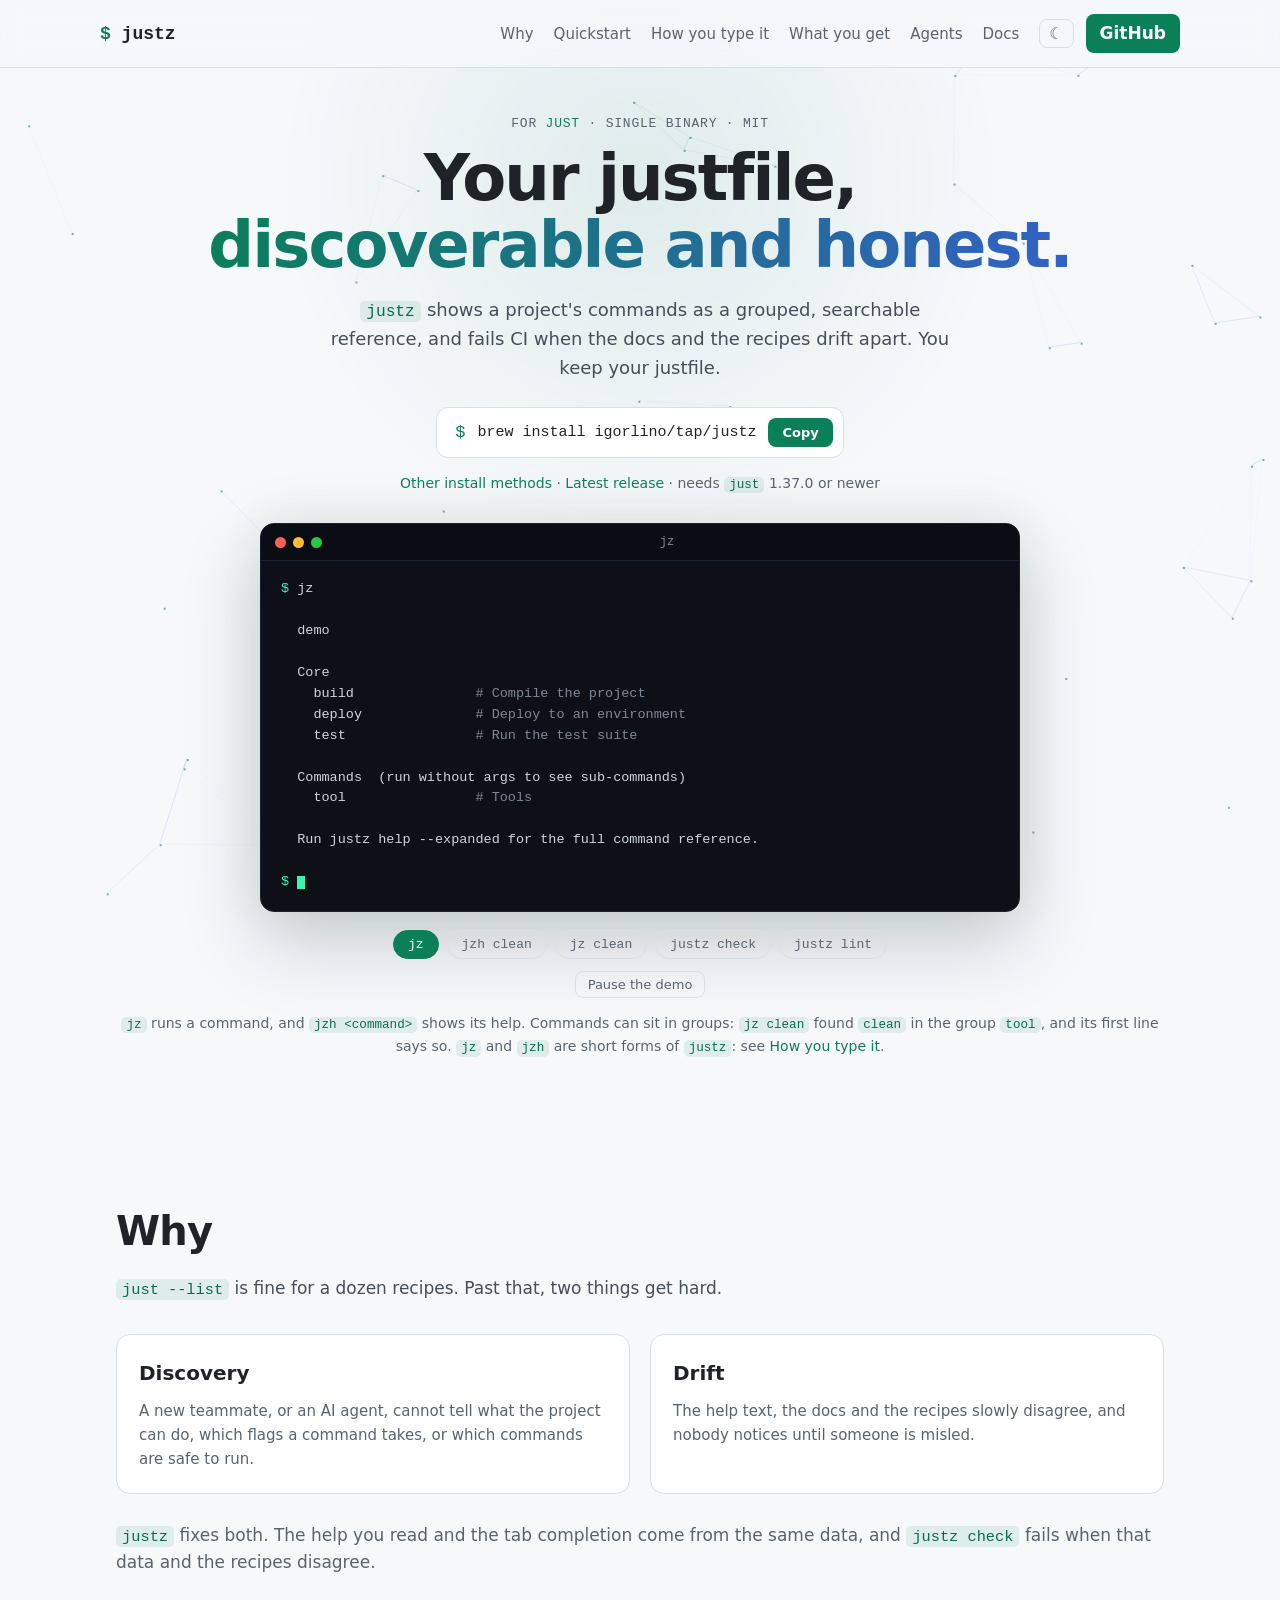
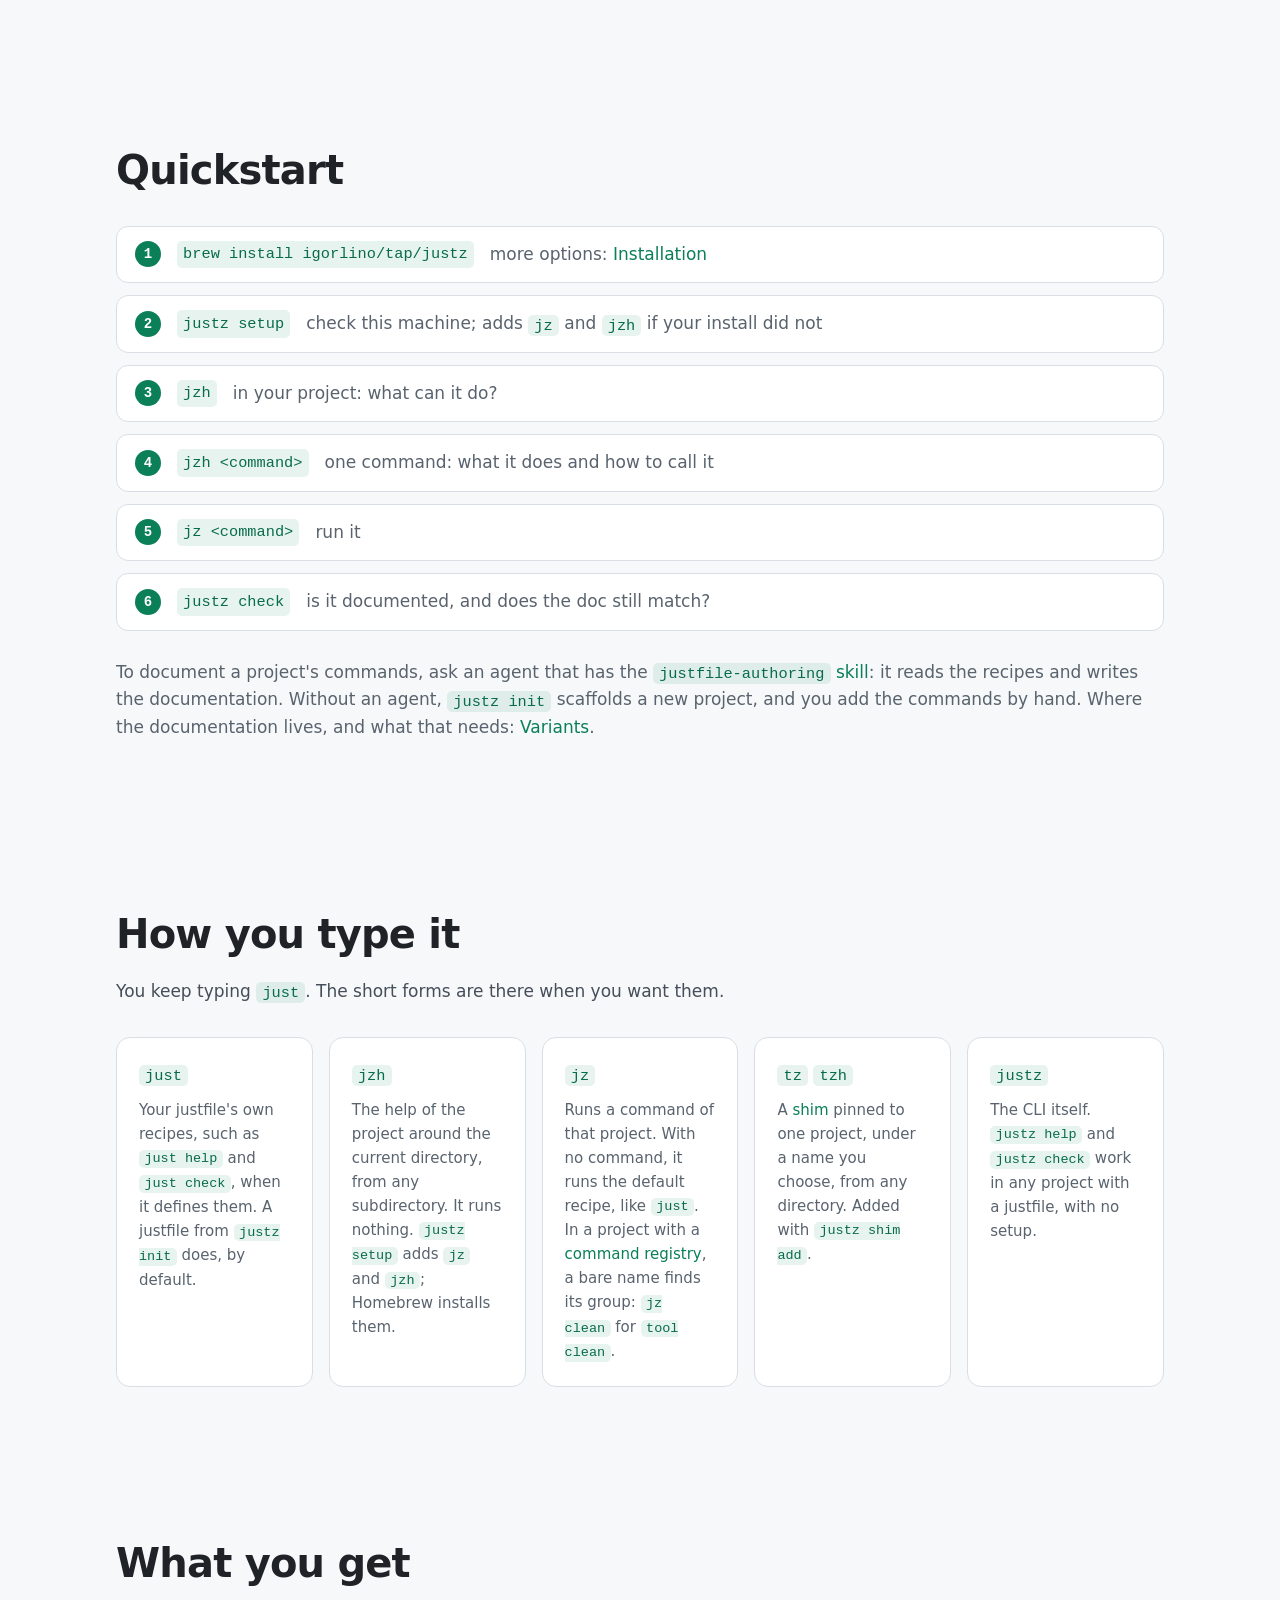
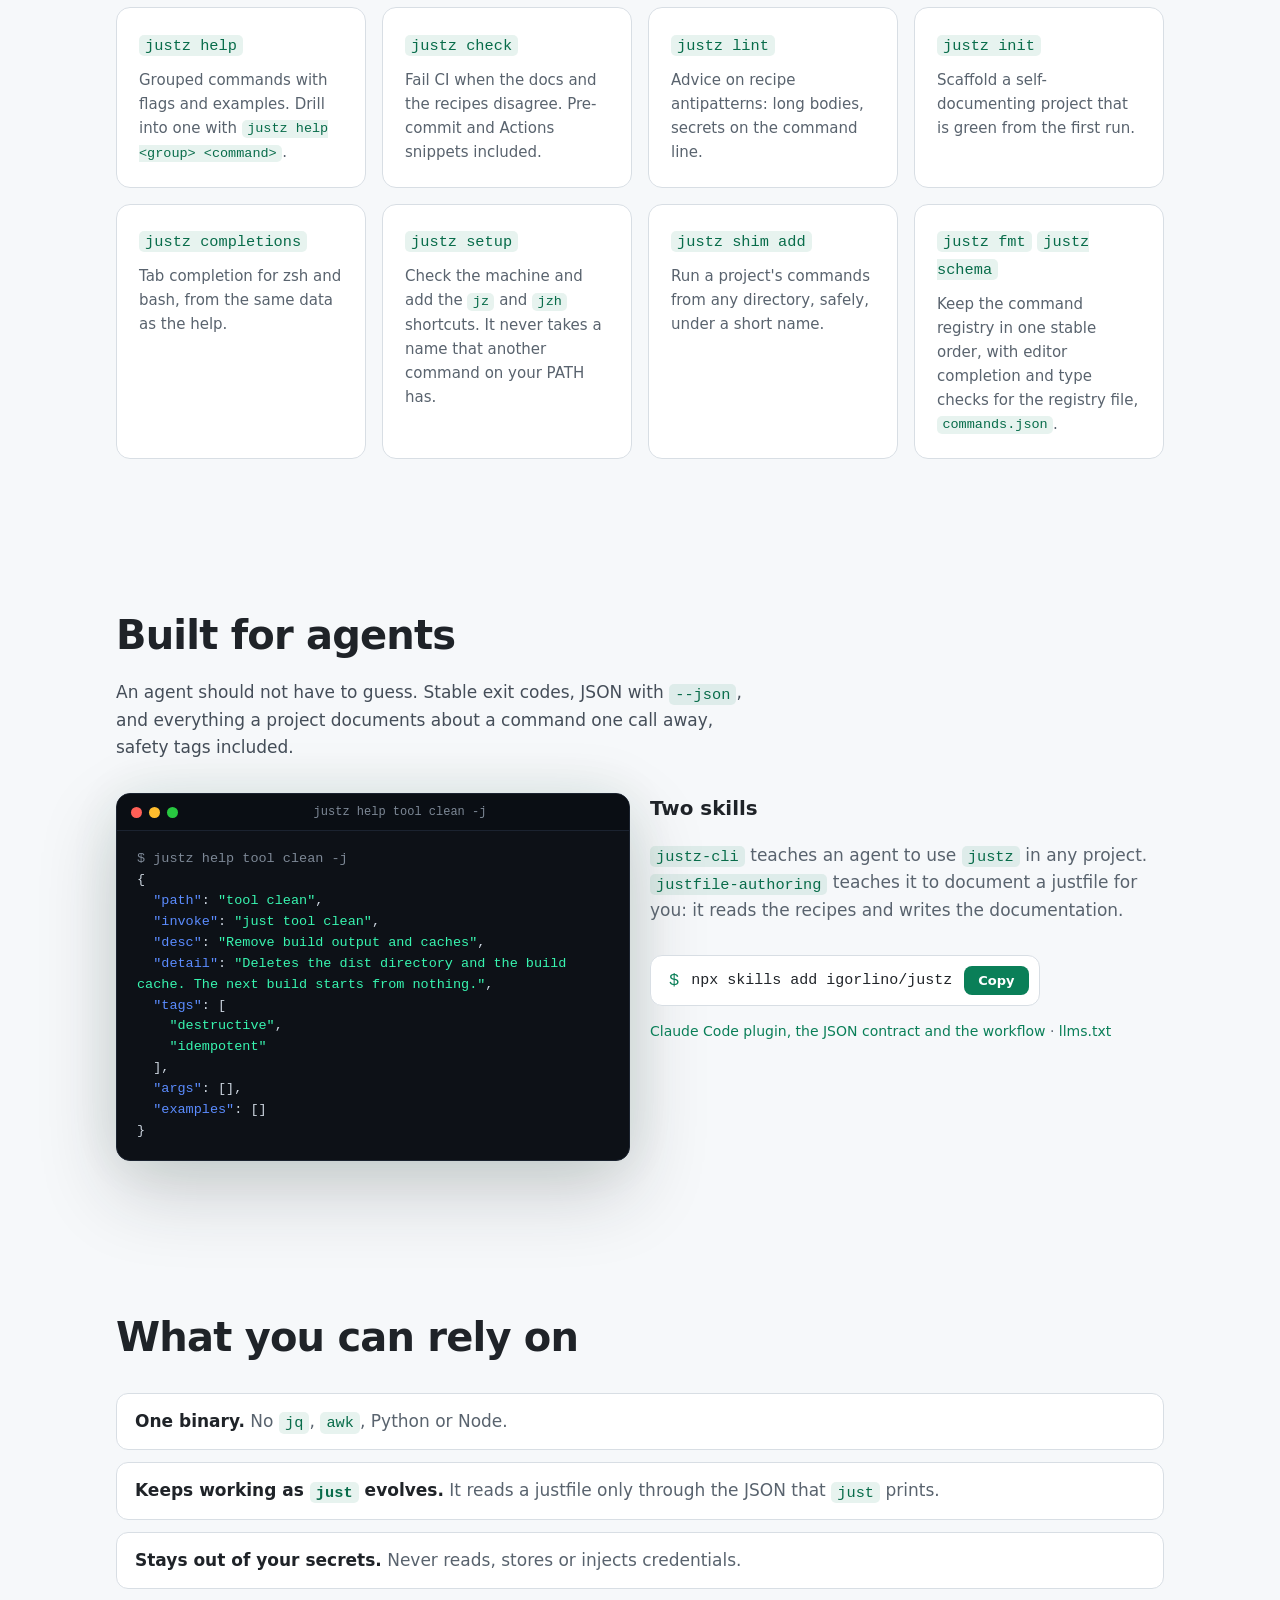
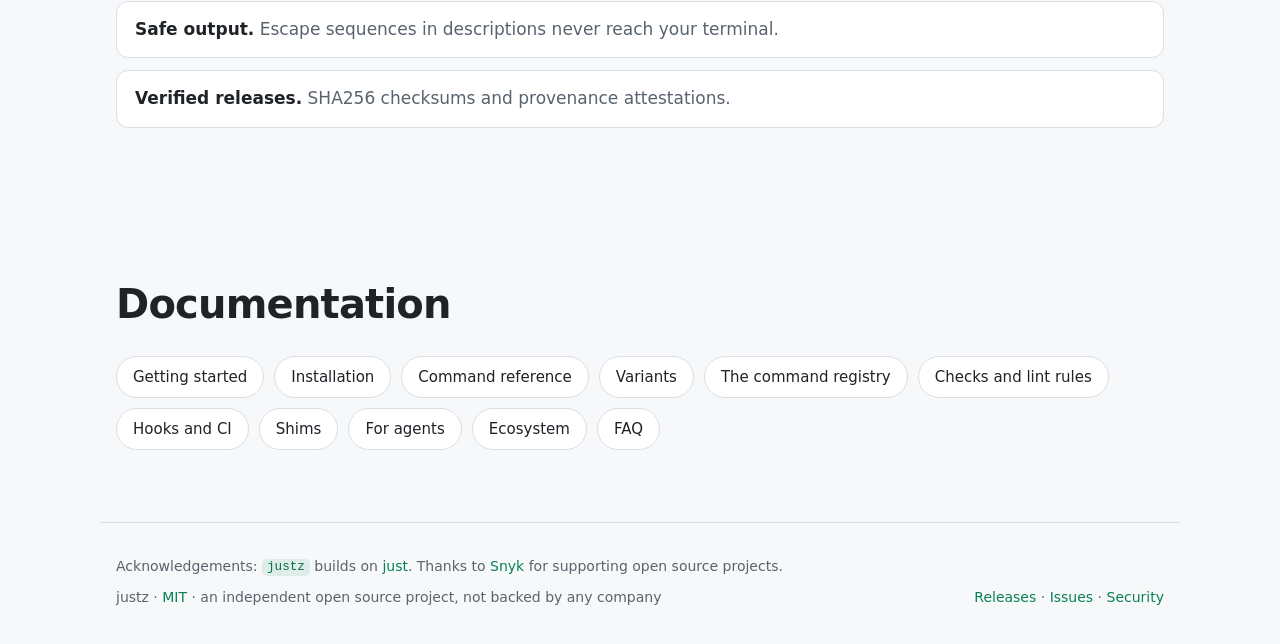
<file: site/index.html>
<!doctype html>
<html lang="en">
<head>
<meta charset="utf-8">
<meta name="viewport" content="width=device-width, initial-scale=1">
<title>justz: make a justfile discoverable</title>
<meta name="description" content="A single-binary CLI next to just: a grouped, searchable command reference, and a CI check that fails when docs and recipes drift apart.">
<link rel="canonical" href="https://igorlino.github.io/justz/">
<meta property="og:type" content="website">
<meta property="og:site_name" content="justz">
<meta property="og:url" content="https://igorlino.github.io/justz/">
<meta property="og:title" content="justz: make a justfile discoverable">
<meta property="og:description" content="Make a justfile discoverable and keep its documentation honest.">
<meta property="og:image" content="https://igorlino.github.io/justz/og.png">
<meta property="og:image:width" content="1200">
<meta property="og:image:height" content="630">
<meta property="og:image:alt" content="justz: your justfile, discoverable and honest">
<meta name="twitter:card" content="summary_large_image">
<meta name="twitter:image" content="https://igorlino.github.io/justz/og.png">
<meta name="theme-color" content="#07090d">
<link rel="icon" href="data:image/svg+xml,%3Csvg xmlns='http://www.w3.org/2000/svg' viewBox='0 0 32 32'%3E%3Crect width='32' height='32' rx='7' fill='%2307090d'/%3E%3Ctext x='16' y='23' font-family='monospace' font-size='20' font-weight='700' text-anchor='middle' fill='%2338f5b0'%3Ez%3C/text%3E%3C/svg%3E">
<script>try{var t=localStorage.getItem("theme");if(t)document.documentElement.dataset.theme=t}catch(e){}</script>
<link rel="stylesheet" href="style.css">
</head>
<body>
<canvas id="bg" aria-hidden="true"></canvas>
<div class="glow" aria-hidden="true"></div>

<header class="nav">
  <a class="brand" href="#top"><span class="prompt">$</span> justz</a>
  <nav>
    <a href="#why">Why</a>
    <a href="#start">Quickstart</a>
    <a href="#type">How you type it</a>
    <a href="#features">What you get</a>
    <a href="#agents">Agents</a>
    <a href="#docs">Docs</a>
  </nav>
  <div class="tools">
    <button type="button" class="theme" aria-label="Switch theme" hidden></button>
    <a class="btn small" href="https://github.com/igorlino/justz">GitHub</a>
  </div>
</header>

<main id="top">
  <section class="hero">
    <p class="eyebrow">for <a href="https://github.com/casey/just">just</a> · single binary · MIT</p>
    <h1>Your justfile,<br><span class="grad">discoverable and honest.</span></h1>
    <p class="lede"><code>justz</code> shows a project's commands as a grouped, searchable reference, and fails CI when the docs and the recipes drift apart. You keep your justfile.</p>

    <div class="install" data-copy="brew install igorlino/tap/justz">
      <span class="prompt">$</span>
      <code>brew install igorlino/tap/justz</code>
      <button type="button" aria-label="Copy install command">Copy</button>
    </div>
    <p class="sub"><a href="https://github.com/igorlino/justz/blob/main/docs/installation.md">Other install methods</a> · <a href="https://github.com/igorlino/justz/releases/latest">Latest release</a> · needs <code>just</code> 1.37.0 or newer</p>

    <div class="term" id="term" role="tabpanel" tabindex="0" aria-labelledby="tab-0" hidden>
      <div class="bar" aria-hidden="true"><i></i><i></i><i></i><span id="term-title">jz</span></div>
      <pre id="term-body"></pre>
    </div>
    <div class="tabs" id="tabs" role="tablist" aria-label="Demo command" hidden>
      <button type="button" role="tab" id="tab-0" aria-controls="term" aria-selected="true" class="on">jz</button>
      <button type="button" role="tab" id="tab-1" aria-controls="term" aria-selected="false">jzh clean</button>
      <button type="button" role="tab" id="tab-2" aria-controls="term" aria-selected="false">jz clean</button>
      <button type="button" role="tab" id="tab-3" aria-controls="term" aria-selected="false">justz check</button>
      <button type="button" role="tab" id="tab-4" aria-controls="term" aria-selected="false">justz lint</button>
    </div>
    <div class="demo-ctl"><button type="button" id="demo-pause" hidden>Pause the demo</button></div>
    <p class="sub"><code>jz</code> runs a command, and <code>jzh &lt;command&gt;</code> shows its help. Commands can sit in groups: <code>jz clean</code> found <code>clean</code> in the group <code>tool</code>, and its first line says so. <code>jz</code> and <code>jzh</code> are short forms of <code>justz</code>: see <a href="#type">How you type it</a>.</p>
  </section>

  <section id="why" class="reveal">
    <h2>Why</h2>
    <p class="sect-lede"><code>just --list</code> is fine for a dozen recipes. Past that, two things get hard.</p>
    <div class="cols">
      <article class="card spot">
        <h3>Discovery</h3>
        <p>A new teammate, or an AI agent, cannot tell what the project can do, which flags a command takes, or which commands are safe to run.</p>
      </article>
      <article class="card spot">
        <h3>Drift</h3>
        <p>The help text, the docs and the recipes slowly disagree, and nobody notices until someone is misled.</p>
      </article>
    </div>
    <p class="note"><code>justz</code> fixes both. The help you read and the tab completion come from the same data, and <code>justz check</code> fails when that data and the recipes disagree.</p>
  </section>

  <section id="start" class="reveal">
    <h2>Quickstart</h2>
    <ol class="steps">
      <li><code>brew install igorlino/tap/justz</code><span>more options: <a href="https://github.com/igorlino/justz/blob/main/docs/installation.md">Installation</a></span></li>
      <li><code>justz setup</code><span>check this machine; adds <code>jz</code> and <code>jzh</code> if your install did not</span></li>
      <li><code>jzh</code><span>in your project: what can it do?</span></li>
      <li><code>jzh &lt;command&gt;</code><span>one command: what it does and how to call it</span></li>
      <li><code>jz &lt;command&gt;</code><span>run it</span></li>
      <li><code>justz check</code><span>is it documented, and does the doc still match?</span></li>
    </ol>
    <p class="note">To document a project's commands, ask an agent that has the <a href="#agents"><code>justfile-authoring</code> skill</a>: it reads the recipes and writes the documentation. Without an agent, <code>justz init</code> scaffolds a new project, and you add the commands by hand. Where the documentation lives, and what that needs: <a href="https://github.com/igorlino/justz/blob/main/docs/variants.md">Variants</a>.</p>
  </section>

  <section id="type" class="reveal">
    <h2>How you type it</h2>
    <p class="sect-lede">You keep typing <code>just</code>. The short forms are there when you want them.</p>
    <div class="grid five">
      <article class="card spot"><code>just</code><p>Your justfile's own recipes, such as <code>just help</code> and <code>just check</code>, when it defines them. A justfile from <code>justz init</code> does, by default.</p></article>
      <article class="card spot"><code>jzh</code><p>The help of the project around the current directory, from any subdirectory. It runs nothing. <code>justz setup</code> adds <code>jz</code> and <code>jzh</code>; Homebrew installs them.</p></article>
      <article class="card spot"><code>jz</code><p>Runs a command of that project. With no command, it runs the default recipe, like <code>just</code>. In a project with a <a href="https://github.com/igorlino/justz/blob/main/docs/variants.md">command registry</a>, a bare name finds its group: <code>jz clean</code> for <code>tool clean</code>.</p></article>
      <article class="card spot"><code>tz</code> <code>tzh</code><p>A <a href="https://github.com/igorlino/justz/blob/main/docs/shims.md">shim</a> pinned to one project, under a name you choose, from any directory. Added with <code>justz shim add</code>.</p></article>
      <article class="card spot"><code>justz</code><p>The CLI itself. <code>justz help</code> and <code>justz check</code> work in any project with a justfile, with no setup.</p></article>
    </div>
  </section>

  <section id="features" class="reveal">
    <h2>What you get</h2>
    <div class="grid">
      <a class="card spot" href="https://github.com/igorlino/justz/blob/main/docs/commands.md"><code>justz help</code><p>Grouped commands with flags and examples. Drill into one with <code>justz help &lt;group&gt; &lt;command&gt;</code>.</p></a>
      <a class="card spot" href="https://github.com/igorlino/justz/blob/main/docs/hooks-and-ci.md"><code>justz check</code><p>Fail CI when the docs and the recipes disagree. Pre-commit and Actions snippets included.</p></a>
      <a class="card spot" href="https://github.com/igorlino/justz/blob/main/docs/checks.md"><code>justz lint</code><p>Advice on recipe antipatterns: long bodies, secrets on the command line.</p></a>
      <a class="card spot" href="https://github.com/igorlino/justz/blob/main/docs/getting-started.md"><code>justz init</code><p>Scaffold a self-documenting project that is green from the first run.</p></a>
      <a class="card spot" href="https://github.com/igorlino/justz/blob/main/docs/commands.md"><code>justz completions</code><p>Tab completion for zsh and bash, from the same data as the help.</p></a>
      <a class="card spot" href="https://github.com/igorlino/justz/blob/main/docs/shims.md"><code>justz setup</code><p>Check the machine and add the <code>jz</code> and <code>jzh</code> shortcuts. It never takes a name that another command on your PATH has.</p></a>
      <a class="card spot" href="https://github.com/igorlino/justz/blob/main/docs/shims.md"><code>justz shim add</code><p>Run a project's commands from any directory, safely, under a short name.</p></a>
      <a class="card spot" href="https://github.com/igorlino/justz/blob/main/docs/registry.md"><code>justz fmt</code> <code>justz schema</code><p>Keep the command registry in one stable order, with editor completion and type checks for the registry file, <code>commands.json</code>.</p></a>
    </div>
  </section>

  <section id="agents" class="reveal">
    <h2>Built for agents</h2>
    <p class="sect-lede">An agent should not have to guess. Stable exit codes, JSON with <code>--json</code>, and everything a project documents about a command one call away, safety tags included.</p>
    <div class="split">
      <div class="term static" hidden>
        <div class="bar"><i></i><i></i><i></i><span>justz help tool clean -j</span></div>
<pre id="json-body"></pre>
      </div>
      <div class="side">
        <h3>Two skills</h3>
        <p><code>justz-cli</code> teaches an agent to use <code>justz</code> in any project. <code>justfile-authoring</code> teaches it to document a justfile for you: it reads the recipes and writes the documentation.</p>
        <div class="install" data-copy="npx skills add igorlino/justz">
          <span class="prompt">$</span>
          <code>npx skills add igorlino/justz</code>
          <button type="button" aria-label="Copy the command that installs the skills">Copy</button>
        </div>
        <p class="sub"><a href="https://github.com/igorlino/justz/blob/main/docs/for-agents.md">Claude Code plugin, the JSON contract and the workflow</a> · <a href="https://github.com/igorlino/justz/blob/main/llms.txt">llms.txt</a></p>
      </div>
    </div>
  </section>

  <section id="rely" class="reveal">
    <h2>What you can rely on</h2>
    <ul class="pills">
      <li class="spot"><b>One binary.</b> No <code>jq</code>, <code>awk</code>, Python or Node.</li>
      <li class="spot"><b>Keeps working as <code>just</code> evolves.</b> It reads a justfile only through the JSON that <code>just</code> prints.</li>
      <li class="spot"><b>Stays out of your secrets.</b> Never reads, stores or injects credentials.</li>
      <li class="spot"><b>Safe output.</b> Escape sequences in descriptions never reach your terminal.</li>
      <li class="spot"><b>Verified releases.</b> SHA256 checksums and provenance attestations.</li>
    </ul>
  </section>

  <section id="docs" class="reveal">
    <h2>Documentation</h2>
    <div class="links">
      <a href="https://github.com/igorlino/justz/blob/main/docs/getting-started.md">Getting started</a>
      <a href="https://github.com/igorlino/justz/blob/main/docs/installation.md">Installation</a>
      <a href="https://github.com/igorlino/justz/blob/main/docs/commands.md">Command reference</a>
      <a href="https://github.com/igorlino/justz/blob/main/docs/variants.md">Variants</a>
      <a href="https://github.com/igorlino/justz/blob/main/docs/registry.md">The command registry</a>
      <a href="https://github.com/igorlino/justz/blob/main/docs/checks.md">Checks and lint rules</a>
      <a href="https://github.com/igorlino/justz/blob/main/docs/hooks-and-ci.md">Hooks and CI</a>
      <a href="https://github.com/igorlino/justz/blob/main/docs/shims.md">Shims</a>
      <a href="https://github.com/igorlino/justz/blob/main/docs/for-agents.md">For agents</a>
      <a href="https://github.com/igorlino/justz/blob/main/docs/ecosystem.md">Ecosystem</a>
      <a href="https://github.com/igorlino/justz/blob/main/docs/faq.md">FAQ</a>
    </div>
  </section>
</main>

<footer>
  <span class="ack">Acknowledgements: <code>justz</code> builds on <a href="https://github.com/casey/just">just</a>. Thanks to <a href="https://snyk.io">Snyk</a> for supporting open source projects.</span>
  <span>justz · <a href="https://github.com/igorlino/justz/blob/main/LICENSE">MIT</a> · an independent open source project, not backed by any company</span>
  <span><a href="https://github.com/igorlino/justz/releases">Releases</a> · <a href="https://github.com/igorlino/justz/issues">Issues</a> · <a href="https://github.com/igorlino/justz/blob/main/SECURITY.md">Security</a></span>
</footer>

<p id="copy-status" class="sr-only" role="status"></p>

<script src="demo.js"></script>
<script src="player.js"></script>
<script src="site.js"></script>
</body>
</html>
</file>
<file: site/style.css>
/* Dark is the default. Light follows the OS unless the visitor picks one with the toggle. */
:root{
  --bg:#07090d; --panel:#0d1117; --line:#1b2330; --fg:#e6edf3; --dim:#7d8896; --soft:#aab4c0; --soft2:#98a3b0;
  --accent:#38f5b0; --code:#38f5b0; --grad3:#c084fc; --accent2:#5b8cff; --warn:#ffcf5a; --err:#ff6b7a; --navbg:#07090dcc; --btn-fg:#07090d;
  --shadow:#000a; --acc10:#38f5b01a; --acc18:#38f5b02e; --acc40:#38f5b066; --glow:#38f5b01c; --particle:56,245,176; --particle2:91,140,255;
  --mono:ui-monospace,SFMono-Regular,"JetBrains Mono",Menlo,Consolas,monospace;
  --sans:Inter,system-ui,-apple-system,"Segoe UI",Roboto,sans-serif;
  color-scheme:dark;
}
@media (prefers-color-scheme:light){:root:not([data-theme="dark"]){
  --bg:#f6f8fa; --panel:#ffffff; --line:#d8dee4; --fg:#1f2328; --dim:#59636e; --soft:#454e59; --soft2:#59636e;
  --accent:#0a7f58; --code:#086c4a; --grad3:#9333ea; --accent2:#3b5bdb; --warn:#9a6700; --err:#cf222e; --navbg:#f6f8facc; --btn-fg:#ffffff;
  --shadow:#1f232833; --acc10:#0a7f5818; --acc18:#0a7f5826; --acc40:#0a7f5866; --glow:#0a7f5818; --particle:10,127,88; --particle2:59,91,219;
  color-scheme:light;
}}
:root[data-theme="light"]{
  --bg:#f6f8fa; --panel:#ffffff; --line:#d8dee4; --fg:#1f2328; --dim:#59636e; --soft:#454e59; --soft2:#59636e;
  --accent:#0a7f58; --code:#086c4a; --grad3:#9333ea; --accent2:#3b5bdb; --warn:#9a6700; --err:#cf222e; --navbg:#f6f8facc; --btn-fg:#ffffff;
  --shadow:#1f232833; --acc10:#0a7f5818; --acc18:#0a7f5826; --acc40:#0a7f5866; --glow:#0a7f5818; --particle:10,127,88; --particle2:59,91,219;
  color-scheme:light;
}
.term{--bg:#07090d;--panel:#0d1117;--line:#1b2330;--fg:#e6edf3;--dim:#7d8896;--accent:#38f5b0;--accent2:#5b8cff;--warn:#ffcf5a;--err:#ff6b7a;--t-bar:#0a0e14;--t-fg:#cdd6e0}
*{box-sizing:border-box}
[hidden]{display:none!important}
html{scroll-behavior:smooth}
body{margin:0;background:var(--bg);color:var(--fg);font:17px/1.6 var(--sans);-webkit-font-smoothing:antialiased;overflow-x:hidden}
a{color:var(--accent);text-decoration:none}
a:hover{text-decoration:underline}
code{font-family:var(--mono);font-size:.9em;color:var(--code);background:var(--acc10);padding:.1em .4em;border-radius:5px}
.sr-only{position:absolute;width:1px;height:1px;margin:-1px;padding:0;overflow:hidden;clip:rect(0 0 0 0);white-space:nowrap;border:0}
#bg{position:fixed;inset:0;width:100%;height:100%;z-index:-2}
.glow{position:fixed;inset:0;z-index:-1;pointer-events:none;
  background:radial-gradient(600px circle at var(--mx,50%) var(--my,20%),var(--glow),transparent 60%)}
.nav{position:sticky;top:0;z-index:10;display:flex;justify-content:space-between;align-items:center;
  padding:14px max(16px,calc((100vw - 1080px)/2));backdrop-filter:blur(12px);background:var(--navbg);border-bottom:1px solid var(--line)}
.brand{font:700 18px var(--mono);color:var(--fg);flex:none;white-space:nowrap}
.prompt{color:var(--accent);font-family:var(--mono)}
.nav nav{display:flex;gap:20px;align-items:center;margin-left:auto}
.tools{display:flex;gap:12px;align-items:center;flex:none;margin-left:20px}
.nav nav a{color:var(--dim);font-size:15px}
.theme{font:16px var(--sans);color:var(--dim);background:none;border:1px solid var(--line);border-radius:8px;padding:4px 9px;cursor:pointer}
.theme:hover{color:var(--fg);border-color:var(--acc40)}
.nav nav a:hover{color:var(--fg);text-decoration:none}
.btn.small{color:var(--btn-fg);background:var(--accent);padding:6px 14px;border-radius:8px;font-weight:600}
.btn.small:hover{color:var(--btn-fg);filter:brightness(1.1)}
main,footer{max-width:1080px;margin:0 auto;padding:0 16px}
section{padding:72px 0;scroll-margin-top:28px}
.hero{padding:48px 0 40px;text-align:center}
.eyebrow{font:13px var(--mono);color:var(--dim);letter-spacing:.06em;text-transform:uppercase;margin:0 0 14px}
h1{font-size:clamp(34px,6vw,64px);line-height:1.05;letter-spacing:-.03em;margin:0 0 16px}
.grad{background:linear-gradient(100deg,var(--accent),var(--accent2) 60%,var(--grad3));-webkit-background-clip:text;background-clip:text;color:transparent;
  background-size:200% 100%;animation:shift 8s ease-in-out infinite alternate}
@keyframes shift{to{background-position:100% 0}}
.lede{max-width:640px;margin:0 auto 24px;color:var(--soft);font-size:18px}
.install{display:inline-flex;align-items:center;gap:12px;background:var(--panel);border:1px solid var(--line);
  padding:10px 10px 10px 18px;border-radius:12px;font-family:var(--mono);box-shadow:0 0 0 0 transparent;transition:box-shadow .3s,border-color .3s;max-width:100%}
.install:hover{border-color:var(--acc40);box-shadow:0 0 32px var(--acc18)}
.install code{background:none;padding:0;color:var(--fg);font-size:15px;overflow-x:auto;white-space:nowrap}
.install button{font:600 13px var(--sans);color:var(--btn-fg);background:var(--accent);border:0;border-radius:8px;padding:7px 14px;cursor:pointer}
.install button:active{transform:scale(.96)}
.sub{color:var(--dim);font-size:14px;margin:14px 0 28px}
.term{max-width:760px;margin:0 auto;background:var(--panel);border:1px solid var(--line);border-radius:14px;text-align:left;
  box-shadow:0 30px 80px var(--shadow),0 0 60px var(--acc10);overflow:hidden}
.bar{display:flex;align-items:center;gap:7px;padding:11px 14px;border-bottom:1px solid var(--line);background:var(--t-bar)}
.bar i{width:11px;height:11px;border-radius:50%;background:#2a3342}
.bar i:nth-child(1){background:#ff5f57}.bar i:nth-child(2){background:#febc2e}.bar i:nth-child(3){background:#28c840}
.bar span{margin-left:auto;margin-right:auto;font:12px var(--mono);color:var(--dim)}
.term pre{margin:0;padding:18px 20px;font:13.5px/1.55 var(--mono);color:var(--t-fg);min-height:380px;white-space:pre-wrap;overflow-wrap:anywhere}
.term.static{margin:0}
.term.static pre{min-height:0}
.split>*,.cols>*{min-width:0}
.term:focus-visible{outline:2px solid var(--code);outline-offset:3px}
.term pre .cur{display:inline-block;width:8px;height:1em;background:var(--accent);vertical-align:text-bottom;animation:blink 1s steps(1) infinite}
@keyframes blink{50%{opacity:0}}
.tabs{display:flex;gap:8px;justify-content:center;flex-wrap:wrap;margin-top:18px}
.tabs button{font:13px var(--mono);color:var(--dim);background:transparent;border:1px solid var(--line);border-radius:999px;padding:6px 14px;cursor:pointer;transition:.2s}
.tabs button:hover{color:var(--fg);border-color:var(--acc40)}
.tabs button.on{color:var(--btn-fg);background:var(--accent);border-color:var(--accent)}
.demo-ctl{display:flex;justify-content:center;margin-top:12px}
.demo-ctl button{font:13px var(--sans);color:var(--dim);background:none;border:1px solid var(--line);border-radius:8px;padding:5px 12px;cursor:pointer}
.demo-ctl button:hover{color:var(--fg);border-color:var(--acc40)}
.k{color:var(--accent2)}.s{color:var(--accent)}.dim{color:var(--dim)}
.e{color:var(--err)}.w{color:var(--warn)}.p{color:var(--accent)}
h2{font-size:clamp(28px,4vw,40px);letter-spacing:-.02em;margin:0 0 12px}
.sect-lede{color:var(--soft);max-width:640px;margin:0 0 32px}
.note{color:var(--dim);margin-top:28px}
.cols,.split{display:grid;grid-template-columns:1fr 1fr;gap:20px}
.grid{display:grid;grid-template-columns:repeat(auto-fill,minmax(240px,1fr));gap:16px}
.grid.five{display:flex;flex-wrap:wrap}
.grid.five>.card{flex:1 1 280px}
@media (min-width:1046px){.grid.five>.card{flex-basis:190px}}
.card{display:block;position:relative;background:var(--panel);border:1px solid var(--line);border-radius:14px;padding:22px;color:var(--fg);
  transition:transform .25s,border-color .25s}
a.card:hover{transform:translateY(-4px);border-color:var(--acc40);text-decoration:none}
.card h3{margin:0 0 8px;font-size:20px}
.card p{margin:10px 0 0;color:var(--soft2);font-size:15px}
.spot::before{content:"";position:absolute;inset:0;border-radius:inherit;pointer-events:none;opacity:0;transition:opacity .3s;
  background:radial-gradient(260px circle at var(--x,50%) var(--y,50%),var(--acc18),transparent 70%)}
.spot:hover::before{opacity:1}
.steps{list-style:none;padding:0;margin:24px 0 0;display:grid;gap:12px;counter-reset:s}
.steps li{display:flex;gap:16px;align-items:center;flex-wrap:wrap;background:var(--panel);border:1px solid var(--line);border-radius:12px;padding:14px 18px;counter-increment:s}
.steps li::before{content:counter(s);font:700 14px var(--mono);color:var(--btn-fg);background:var(--accent);width:26px;height:26px;border-radius:50%;display:grid;place-items:center}
.steps span{color:var(--dim)}
.side h3{margin:0 0 8px}.side p{color:var(--soft2)}
.side .install{margin:14px 0 0}
.pills{list-style:none;padding:0;margin:24px 0 0;display:grid;gap:12px}
.pills li{position:relative;background:var(--panel);border:1px solid var(--line);border-radius:12px;padding:14px 18px;color:var(--soft2)}
.pills b{color:var(--fg)}
.links{display:flex;flex-wrap:wrap;gap:10px;margin-top:20px}
.links a{border:1px solid var(--line);border-radius:999px;padding:8px 16px;color:var(--fg);font-size:15px;background:var(--panel);transition:.2s}
.links a:hover{border-color:var(--accent);color:var(--accent);text-decoration:none;transform:translateY(-2px)}
footer .ack{flex-basis:100%}
footer{display:flex;justify-content:space-between;flex-wrap:wrap;gap:8px;padding:32px 16px 48px;border-top:1px solid var(--line);color:var(--dim);font-size:14px}
.reveal{transition:opacity .7s,transform .7s}
.js .reveal:not(.in){opacity:0;transform:translateY(28px)}
@media (max-width:480px){.install{padding-left:12px;gap:8px}.install code{font-size:12px}.term pre{font-size:12px;padding:14px}.steps code{font-size:13px}}
@media (max-width:760px){.cols,.split{grid-template-columns:1fr}.install code{font-size:13px}}
/* Narrow header: the brand and the buttons on one row, the section links on a second row that scrolls, with a fade where more follow. */
@media (max-width:800px){
  .nav{flex-wrap:wrap;row-gap:10px}
  .tools{margin-left:auto}
  .nav nav{order:3;flex:0 0 100%;min-width:0;margin-left:0;gap:16px;padding-right:28px;overflow-x:auto;white-space:nowrap;scrollbar-width:none;
    -webkit-mask-image:linear-gradient(90deg,#000 calc(100% - 28px),transparent);mask-image:linear-gradient(90deg,#000 calc(100% - 28px),transparent)}
  .nav nav::-webkit-scrollbar{display:none}
  .nav nav>*{flex:none}
  section{scroll-margin-top:64px}
}
@media print{.js .reveal:not(.in){opacity:1;transform:none}}
@media (prefers-reduced-motion:reduce){
  *{animation:none!important;transition:none!important}
  .js .reveal:not(.in){opacity:1;transform:none}html{scroll-behavior:auto}
}
</file>
